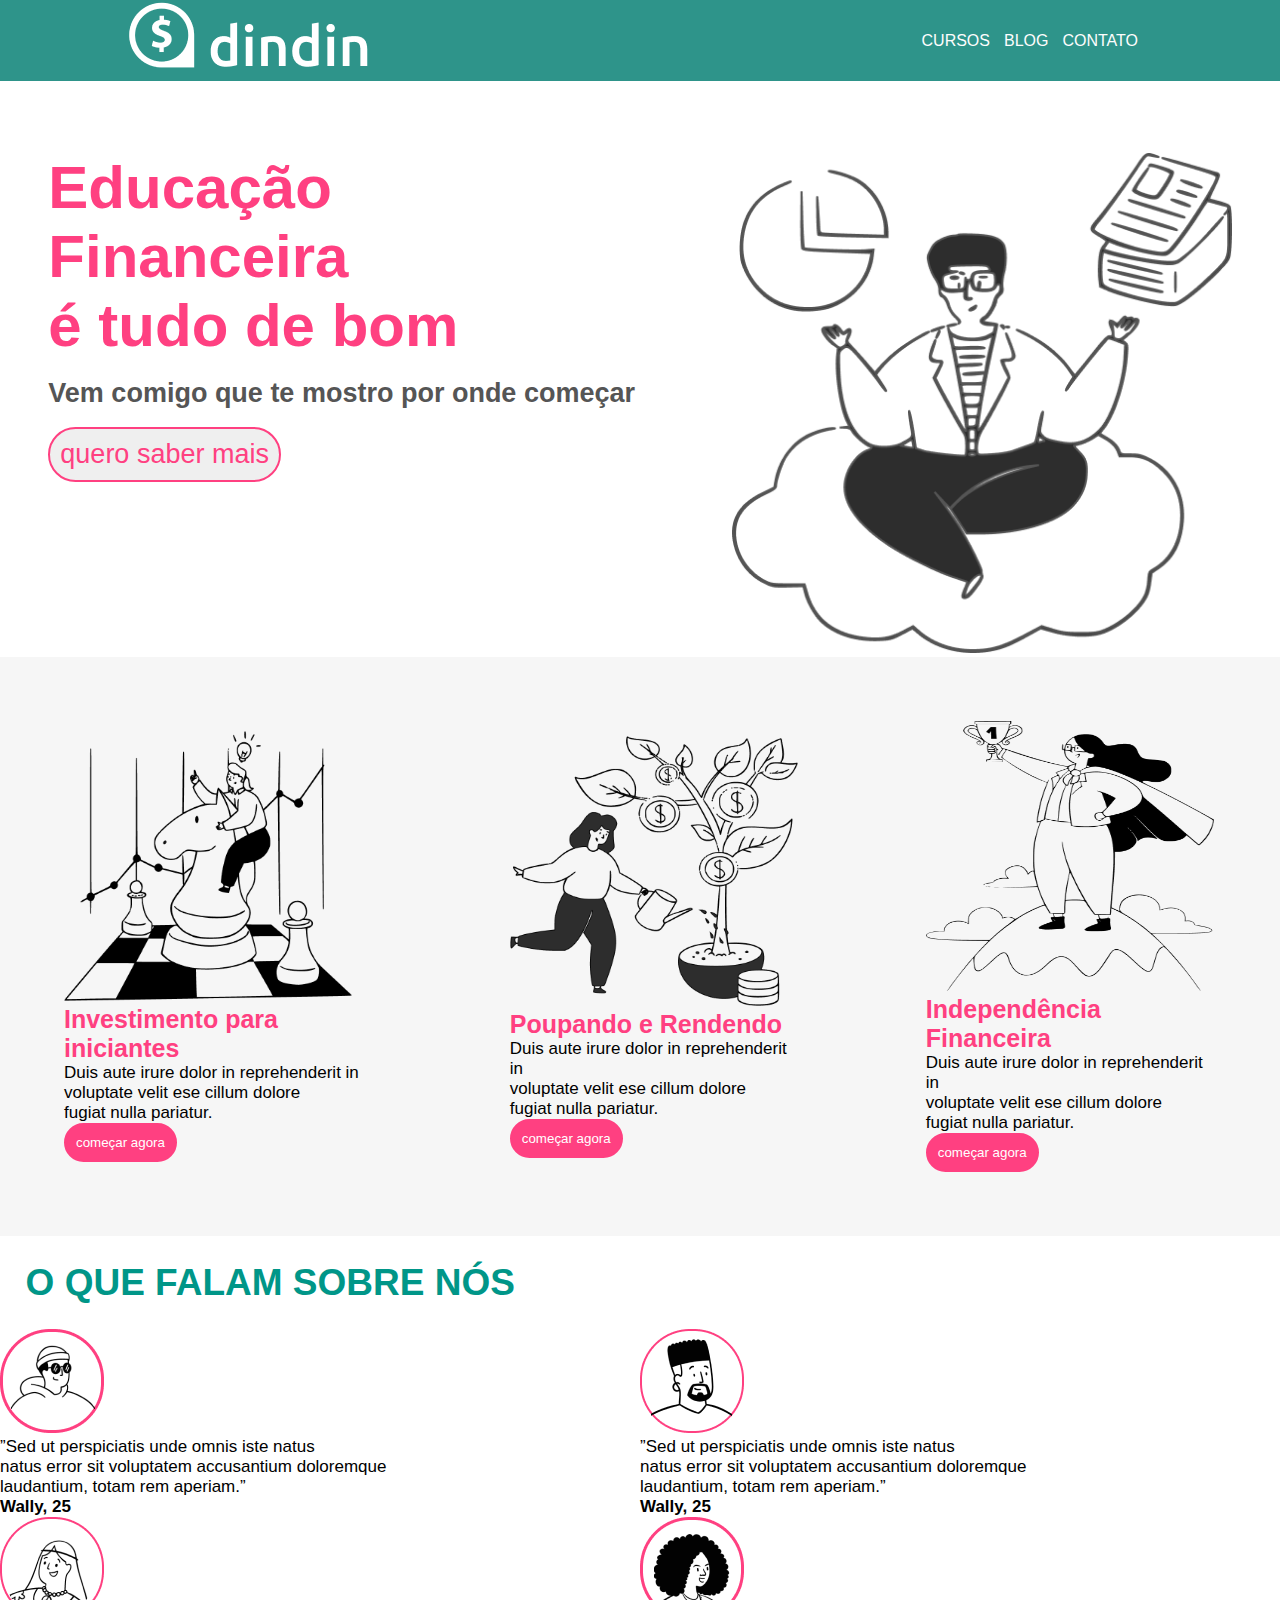
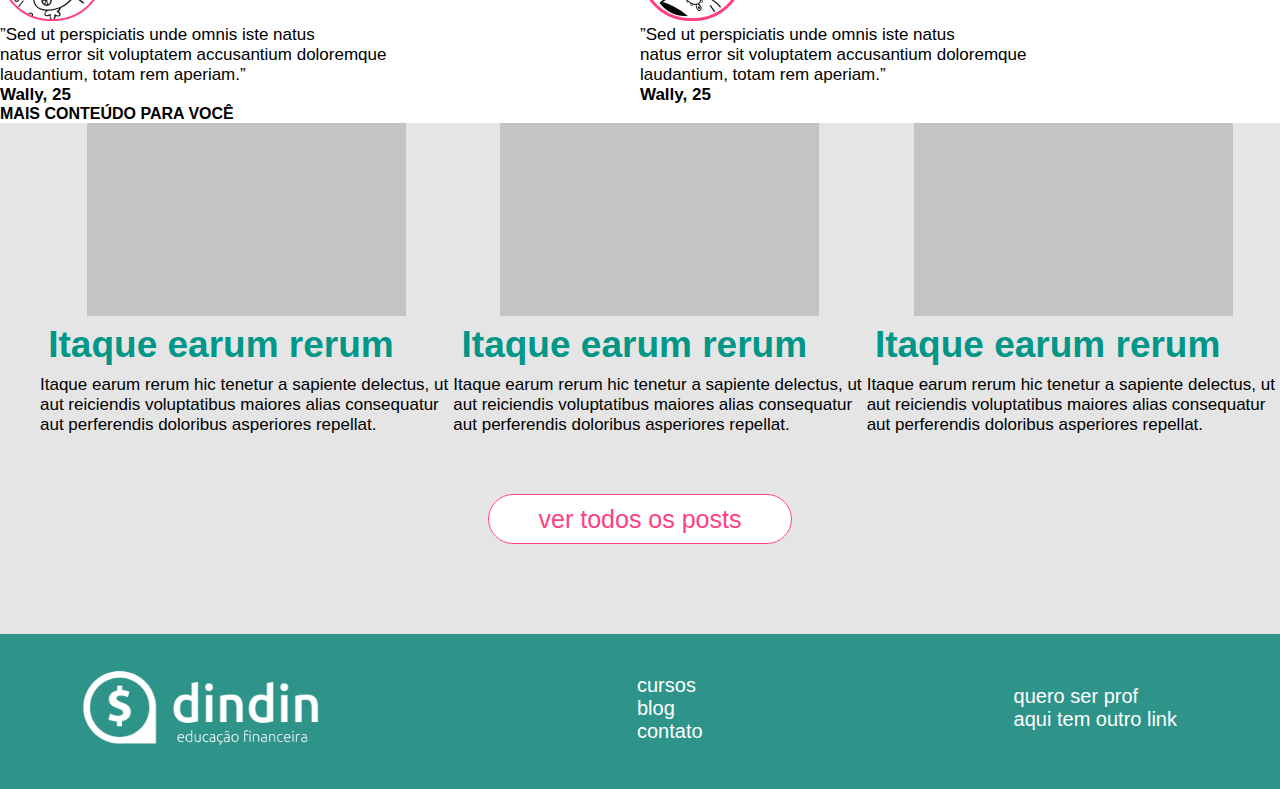
<file: Handson1/index.html>
<!DOCTYPE html>
<html lang="en">
<head>
    <meta charset="UTF-8">
    <meta http-equiv="X-UA-Compatible" content="IE=edge">
    <meta name="viewport" content="width=device-width, initial-scale=1.0">
    <link rel="stylesheet" href="estilos.css">
    <title>Inicio</title>
</head>
<body>
    <header>
        <div class="logo-header"><img src="./imagens/logo-header.png">
        </div>
        <nav class="nav">
            <ul>
                <li><a href="">CURSOS</a></li>
                <li><a href="">BLOG</a></li>
                <li><a href="">CONTATO</a></li>
                
            </ul>
        </nav>
    </header> 
    <br><br><br><br>
    <main>
        <section class="banner">
            <div class="texto1">
                <h1 id="test">Educação<br> Financeira<br> é tudo de bom</h1><br>
                <h6>Vem comigo que te mostro por onde começar
                </h6><br>
                <button style="
                font-size: 27px;
                color: #FF4081;
                border: 2px solid #FF4081;
                box-sizing: border-box;
                border-radius: 62px; 
                padding: 10px;               
                
                
                ">quero saber mais</button>
            </div>
            <div class="imgbanner">
                <img src="./imagens/ilustra-banner.png" width="500px" height="500px">
            </div>
        </section>
        <section class="cursos">
            <div class="card-one">
                <img src="imagens\ilustra-poupando.png" width="288px" height="270px" alt="imagem ilustra poupando">
                <h2>Investimento para iniciantes</h2>
                <p>Duis aute irure dolor in reprehenderit in<br>voluptate velit ese cillum dolore<br>fugiat nulla pariatur.</p>
                <button>começar agora<a href=""></a></button>
            </div>
            <div class="card-two">
                <img src="imagens\ilustra-investimento.png" width="288px" height="270px" alt="imagem ilustra poupando">
                <h2>Poupando e Rendendo</h2>
                <p>Duis aute irure dolor in reprehenderit in<br>voluptate velit ese cillum dolore<br>fugiat nulla pariatur.</p>
                <button>começar agora<a href=""></a></button>
            </div>
            <div class="card-three">
                <img src="imagens\ilustra-independencia.png" width="288px" height="270px" alt="imagem ilustra poupando">
                <h2>Independência Financeira</h2>
                <p>Duis aute irure dolor in reprehenderit in<br>voluptate velit ese cillum dolore<br>fugiat nulla pariatur.</p>
                <button>começar agora<a href=""></a></button>
            </div>
        </section>
        <div class="sec3">
            <div class="h3">
                <h3>O QUE FALAM SOBRE NÓS</h3>
            </div>
        <section class="section3">
           
            <div class="icon1">
                <div class="imgcard1">
                    <img src="imagens\icon-wally.png">
                </div>
                <div class="textcard1">
                    <p>”Sed ut perspiciatis unde omnis iste natus<br>natus error sit voluptatem accusantium doloremque<br> laudantium, totam rem aperiam.”<br><b>Wally, 25</b></p>
                </div>
            </div>
            <div class="icon2">
                <div class="imgcard2">
                    <img src="imagens\icon-jaden.png">
                </div>
                <div class="textcard2">
                    <p>”Sed ut perspiciatis unde omnis iste natus<br>natus error sit voluptatem accusantium doloremque<br> laudantium, totam rem aperiam.”<br><b>Wally, 25</b></p>
                </div>
            </div>
            <div class="icon3">
                <div class="imgcard3">
                    <img src="imagens\icon-jane.png">
                </div>
                <div class="textcard1">
                    <p>”Sed ut perspiciatis unde omnis iste natus<br>natus error sit voluptatem accusantium doloremque<br> laudantium, totam rem aperiam.”<br><b>Wally, 25</b></p>
                </div>
            </div>
            <div class="icon4">
                <div class="imgcard4">
                    <img src="imagens\icon-whoopi.png">
                </div>
                <div class="textcard1">
                    <p>”Sed ut perspiciatis unde omnis iste natus<br>natus error sit voluptatem accusantium doloremque<br> laudantium, totam rem aperiam.”<br><b>Wally, 25</b></p>
                </div>
            </div>
        </section>
    </div>
    <section class="conteudo">
        <div>
          <h4>MAIS CONTEÚDO PARA VOCÊ</h4>
        </div>
        <div class="principal4">
                                
          <ul>
            <li>
              <div class="quadrado"></div>
              <h3>Itaque earum rerum</h3>
              <p class="paragrafo4">Itaque earum rerum hic tenetur a sapiente 
                delectus, ut aut reiciendis voluptatibus maiores alias 
                consequatur aut perferendis doloribus asperiores repellat.</p>
            
            </li>
      
            <li>
              <div class="quadrado"></div>
              <h3>Itaque earum rerum</h3>
              <p class="paragrafo4">Itaque earum rerum hic tenetur a sapiente 
                delectus, ut aut reiciendis voluptatibus maiores alias 
                consequatur aut perferendis doloribus asperiores repellat.</p>
              
            </li>
            <li>
              <div  class="quadrado"></div>
              <h3>Itaque earum rerum</h3>
              <p class="paragrafo4">Itaque earum rerum hic tenetur a sapiente 
                delectus, ut aut reiciendis voluptatibus maiores alias 
                consequatur aut perferendis doloribus asperiores repellat.</p>
             
  
            </li>
          </ul>
        </div>
      </section>
  
       <div class="ver-posts">
        <a href="blog.html">ver todos os posts</a>
       </div>


       <footer >
        <img src="imagens\logo-footer.png" alt="logo-dindin-footer" width="244">
        <ul class="menu2">
          <li><a href="cursos.html">cursos</a></li>
          <li><a href="blog.html">blog</a></li>
          <li><a href="contato.html">contato</a></li>
        </ul>
          <ul class="botoes">
            <a href="#"><li>quero ser prof</li></a>
            <a href="#"><li>aqui tem outro link</li></a>
          </ul>
    </footer>
  
    </main>
</body>
</html>
</file>
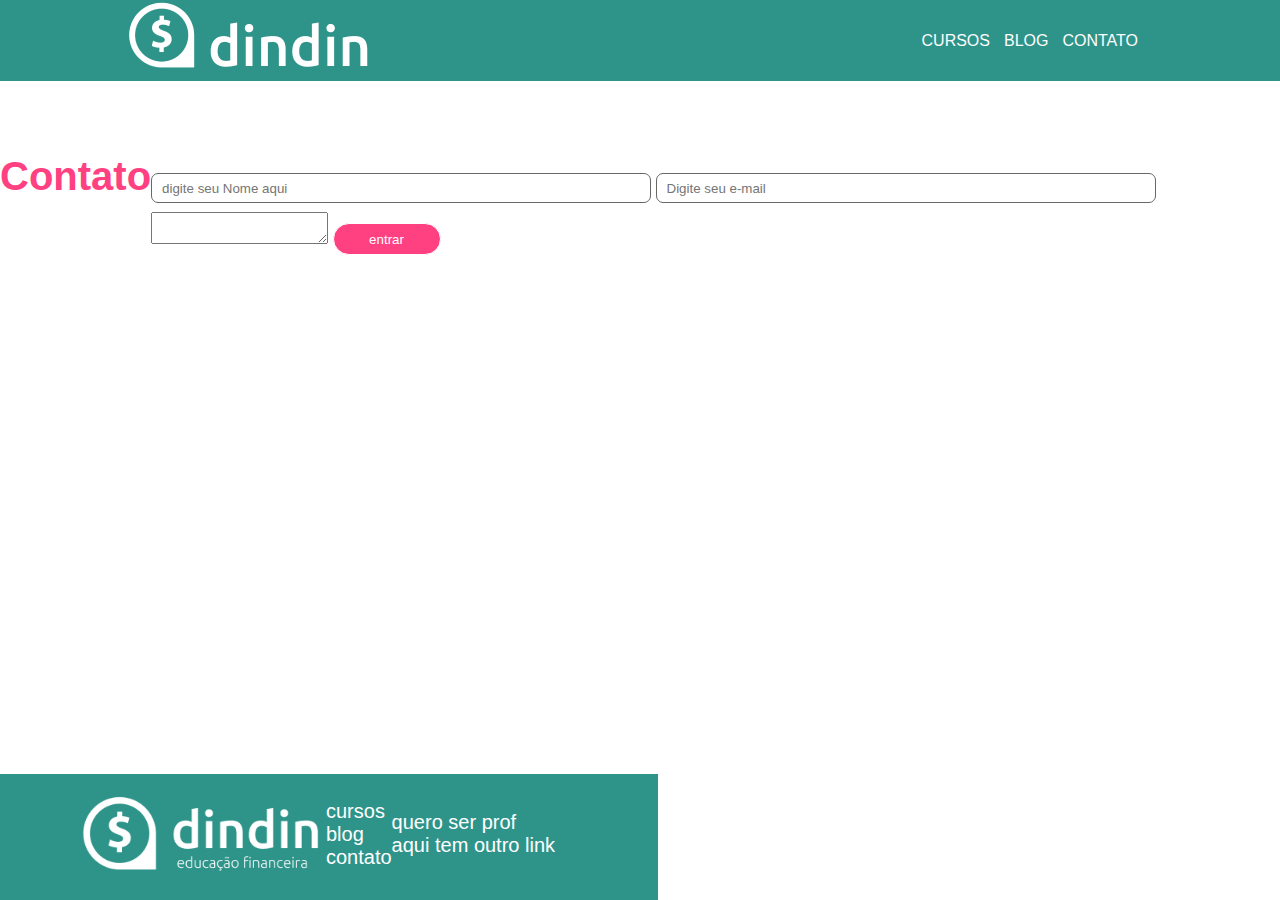
<file: Handson1/contato.html>
<!DOCTYPE html>
<html lang="en">
<head>
    <meta charset="UTF-8">
    <meta http-equiv="X-UA-Compatible" content="IE=edge">
    <meta name="viewport" content="width=device-width, initial-scale=1.0">
    <link rel="stylesheet" href="estilos-gen.css">
    <title>contato</title>
</head>
<body>
    <header>
        <div class="logo-header"><img src="./imagens/logo-header.png">
        </div>
        <nav class="nav">
            <ul>
                <li><a href="">CURSOS</a></li>
                <li><a href="">BLOG</a></li>
                <li><a href="contato.html">CONTATO</a></li>
                
            </ul>
        </nav>
    </header> 
    <br><br><br><br>
    <main>
        <div class="contato">
            <h1>Contato</h1>
            <form>
                <input type="text" name="nome" placeholder="digite seu Nome aqui">
                <input type="e-mail" name="email" placeholder="Digite seu e-mail">
                <textarea type="text"></textarea>
                <button >entrar</button>    
            </form>
        </div>
        <footer >
            <img src="imagens\logo-footer.png" alt="logo-dindin-footer" width="244">
            <ul class="menu2">
              <li><a href="cursos.html">cursos</a></li>
              <li><a href="blog.html">blog</a></li>
              <li><a href="contato.html">contato</a></li>
            </ul>
              <ul class="botoes">
                <a href="#"><li>quero ser prof</li></a>
                <a href="#"><li>aqui tem outro link</li></a>
              </ul>
        </footer>
    </main>
</file>
<file: Handson1/estilos.css>
*{  font-family: 'Ubuntu', sans-serif;
    margin: 0;
    padding: 0;
    box-sizing: border-box;
}


header{
    padding-left: 10%;
    padding-right: 10%;
    display: flex;
    background-color: #2E948A;
    width: 100%;
    justify-content: space-between;  
              
}

nav{
   display: flex;
    align-items: center;
    
}
.nav ul{
  display: flex;
    justify-content: end;
}
.nav ul li{
    list-style-type: none;
    padding-right: 14px;    
}
.nav ul li a{
    color: #FDFDFD;
    text-decoration: none;
}
h1{
    font-size:  60px;
    color: #FF4081;
}
h6{
    font-size: 27px;
    color: #555555;
}
section div{
    justify-content: space-between;
}
.banner{
    display: flex;
    justify-content: space-around;
}
.cursos{
    display: flex;
    background-color: #F6F6F6;
    justify-content: center;
    align-items: center;
}
.card-one{
    margin: 5%;
}
.card-two{
    margin: 5%;
}
.card-three{
    margin: 5%;
}
h2{
    font-size: 25px;
    font-weight: 700;
    color:#FF4081;
}
p{
    font-size: 17px;
    color: black;
}
.cursos button{
   /* border:#FF4081 ;
    color: white;
    border-radius: 50px;
    background-color: #FF4081;
    cursor: pointer;
    width: 107px;
    height: 30px;*/
    color: white;
    border: 2px solid #FF4081;
    box-sizing: border-box;
    border-radius: 62px; 
    padding: 10px; 
    background-color: #FF4081;
    align-items: center;
    justify-content: center;

}
.sec3{
   
}
h3{
    margin: 2%;
    left: 30%;
    color: #009688;
    font-size: 37px;
}

.section3{
    display:grid;
    grid-template-columns: 6fr 6fr;
    background-color: white;
    justify-content: center;
    align-items: center;
}
.quadrado {
    margin: 0 auto;
    width: 319px;
    height: 193px;
    background-color: #C4C4C4;
}
.principal4{
    display: flex;
    font-family: "Ubuntu", sans-serif;
    background-color: #E5E5E5;
}
.principal4 ul {
    display: flex;
    justify-content: space-around;
    list-style: none;
    margin: 0 auto;
}
ul {
    margin-block-start: 1em;
    margin-block-end: 1em;
    margin-inline-start: 0px;
    margin-inline-end: 0px;
    padding-inline-start: 40px;
}
.ver-posts {
    text-align: center;
    padding: 70px 0px 100px 0px;
    background-color: #E5E5E5;
}
.ver-posts a {
    font-size: 25px;
    background-color: white;
    margin: 0 auto;
    font-family: "Ubuntu",sans-serif;
    border: 1px solid #FF4081;
    color: #FF4081;
    padding: 10px 50px 10px 50px;
    border-radius: 40px;
}
.menu2, a, .botoes {
    list-style: none;
    text-decoration: none;
    color: white;
}
footer {
    background-color: #2E948A;
    display: flex;
    justify-content: space-between;
    align-items: center;
    padding: 20px 103px 26px 82px;
    font-family: "Ubuntu", sans-serif;
    font-size: 20px;
}
</file>
<file: Handson1/estilos-gen.css>
*{  font-family: 'Ubuntu', sans-serif;
    margin: 0;
    padding: 0;
    box-sizing: border-box;
}


header{
    padding-left: 10%;
    padding-right: 10%;
    display: flex;
    background-color: #2E948A;
    width: 100%;
    justify-content: space-between;  
              
}

nav{
   display: flex;
    align-items: center;
    
}
.nav ul{
  display: flex;
    justify-content: end;
}
.nav ul li{
    list-style-type: none;
    padding-right: 14px;    
}
.nav ul li a{
    color: #FDFDFD;
    text-decoration: none;
}
.contato{
    display: flex;
}
h1{
    color: #FF4081;
    font-style: normal;
    font-weight: 700;
    font-size: 40px;
    line-height: 46px;
}
.contato input {
    font-family: "Nunito",sans-serif;
    font-weight: 400;
    color: #58555D;
    height: 30px;
    width: 500px;
    margin-top: 20px;

    border-radius: 7px;
    text-align: left;
    padding: 10px 10px 10px 10px;
    border: 1px solid #686868;
    stroke: none;
}
button {
    border: 1px solid;
    background-color: #FF4081;
    color: #ffffff;
    width: 108px;
    height: 32px;
    text-align: center;
    border-radius: 20px;
    margin-top: 20px;
}
.menu2, a, .botoes {
    list-style: none;
    text-decoration: none;
    color: white;
}

footer {
    background-color: #2E948A;
    position: absolute;
    bottom: 0;
    display: flex;
    justify-content: space-between;
    align-items: center;
    padding: 20px 103px 26px 82px;
    font-family: "Ubuntu", sans-serif;
    font-size: 20px;
    
}
</file>
